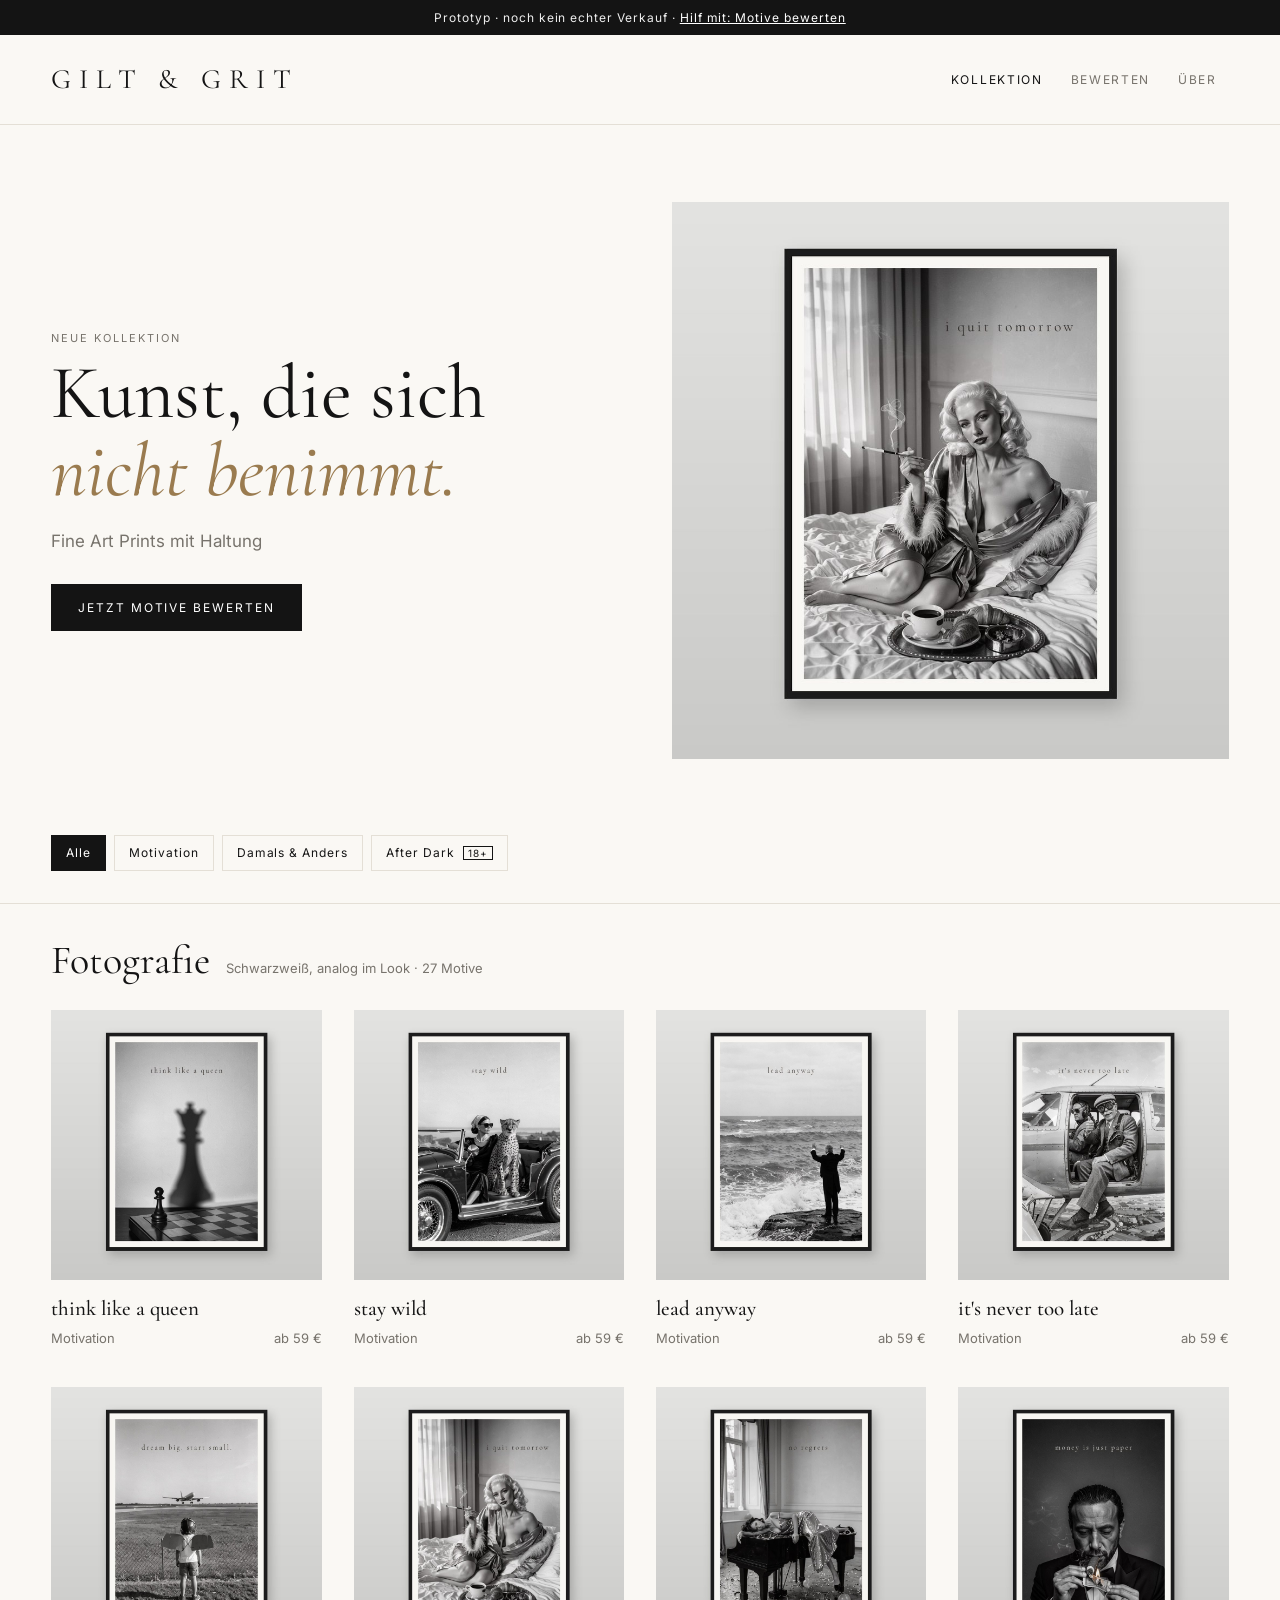
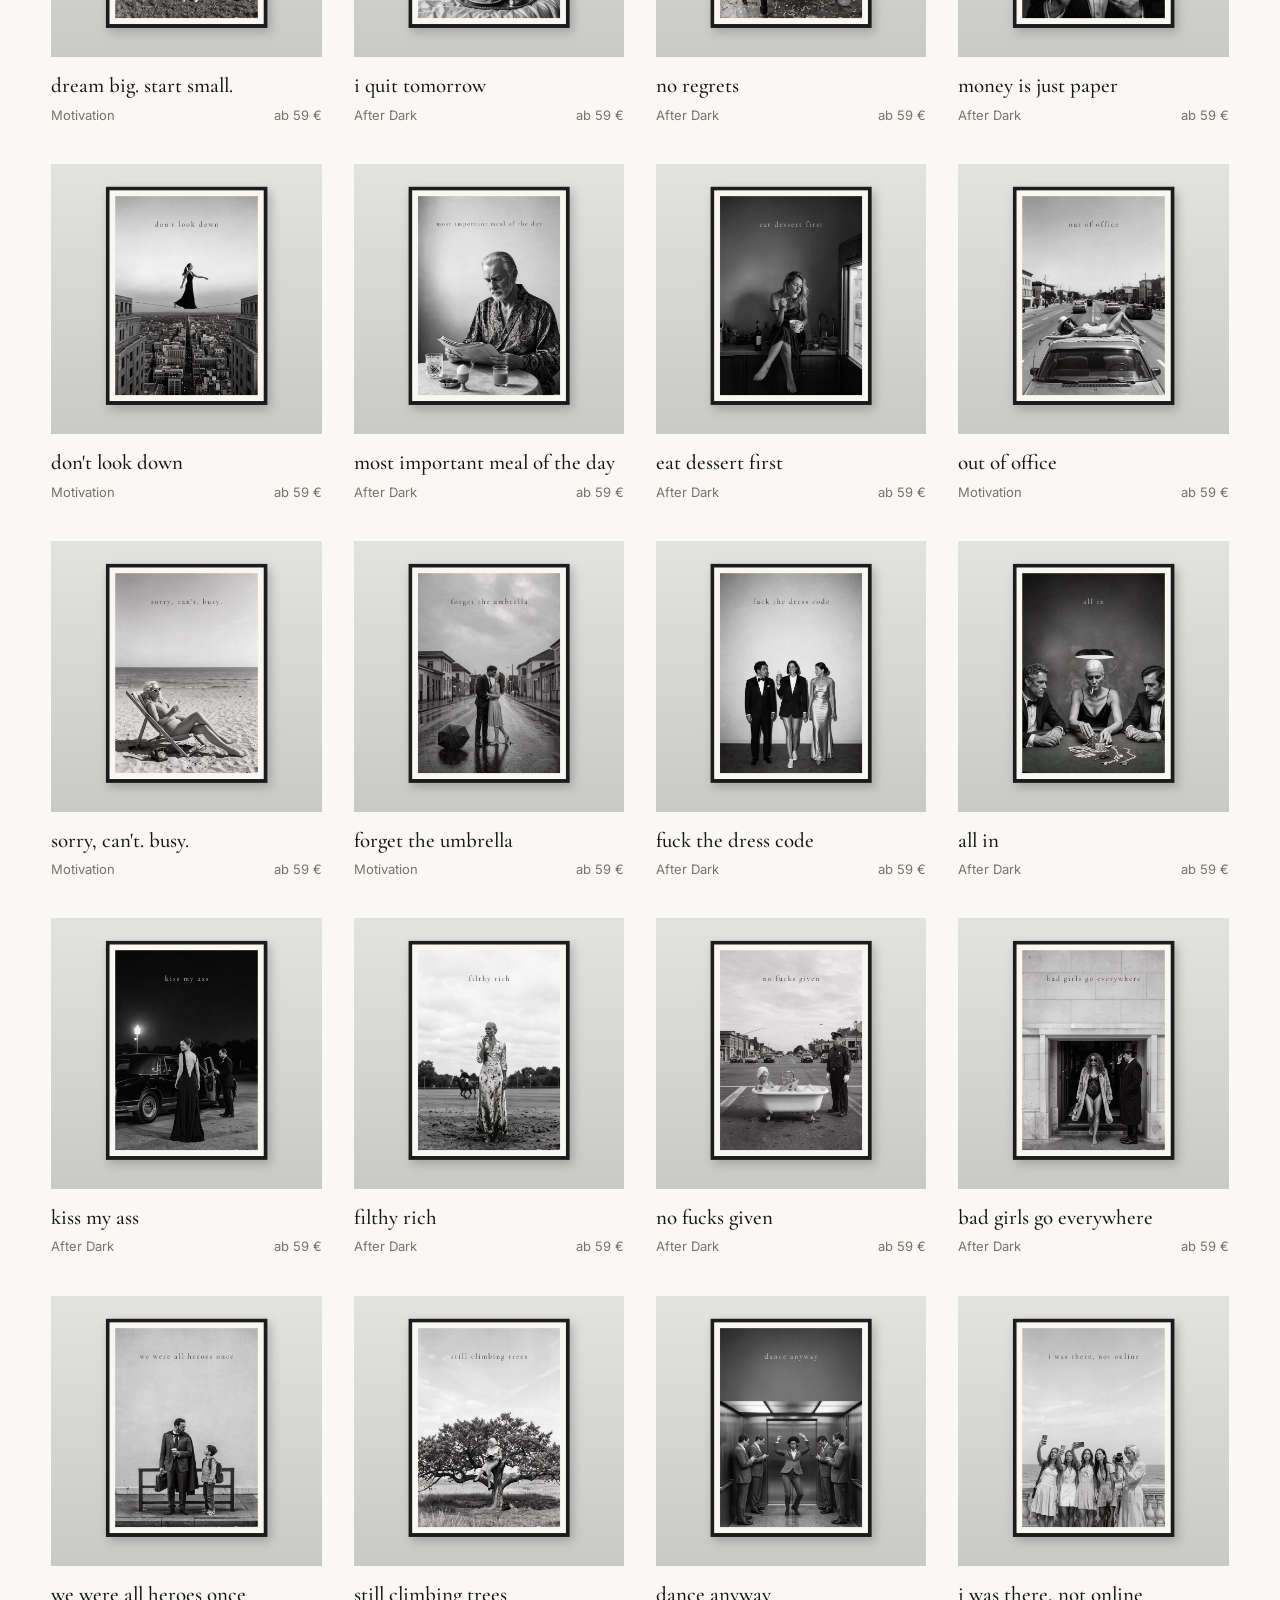
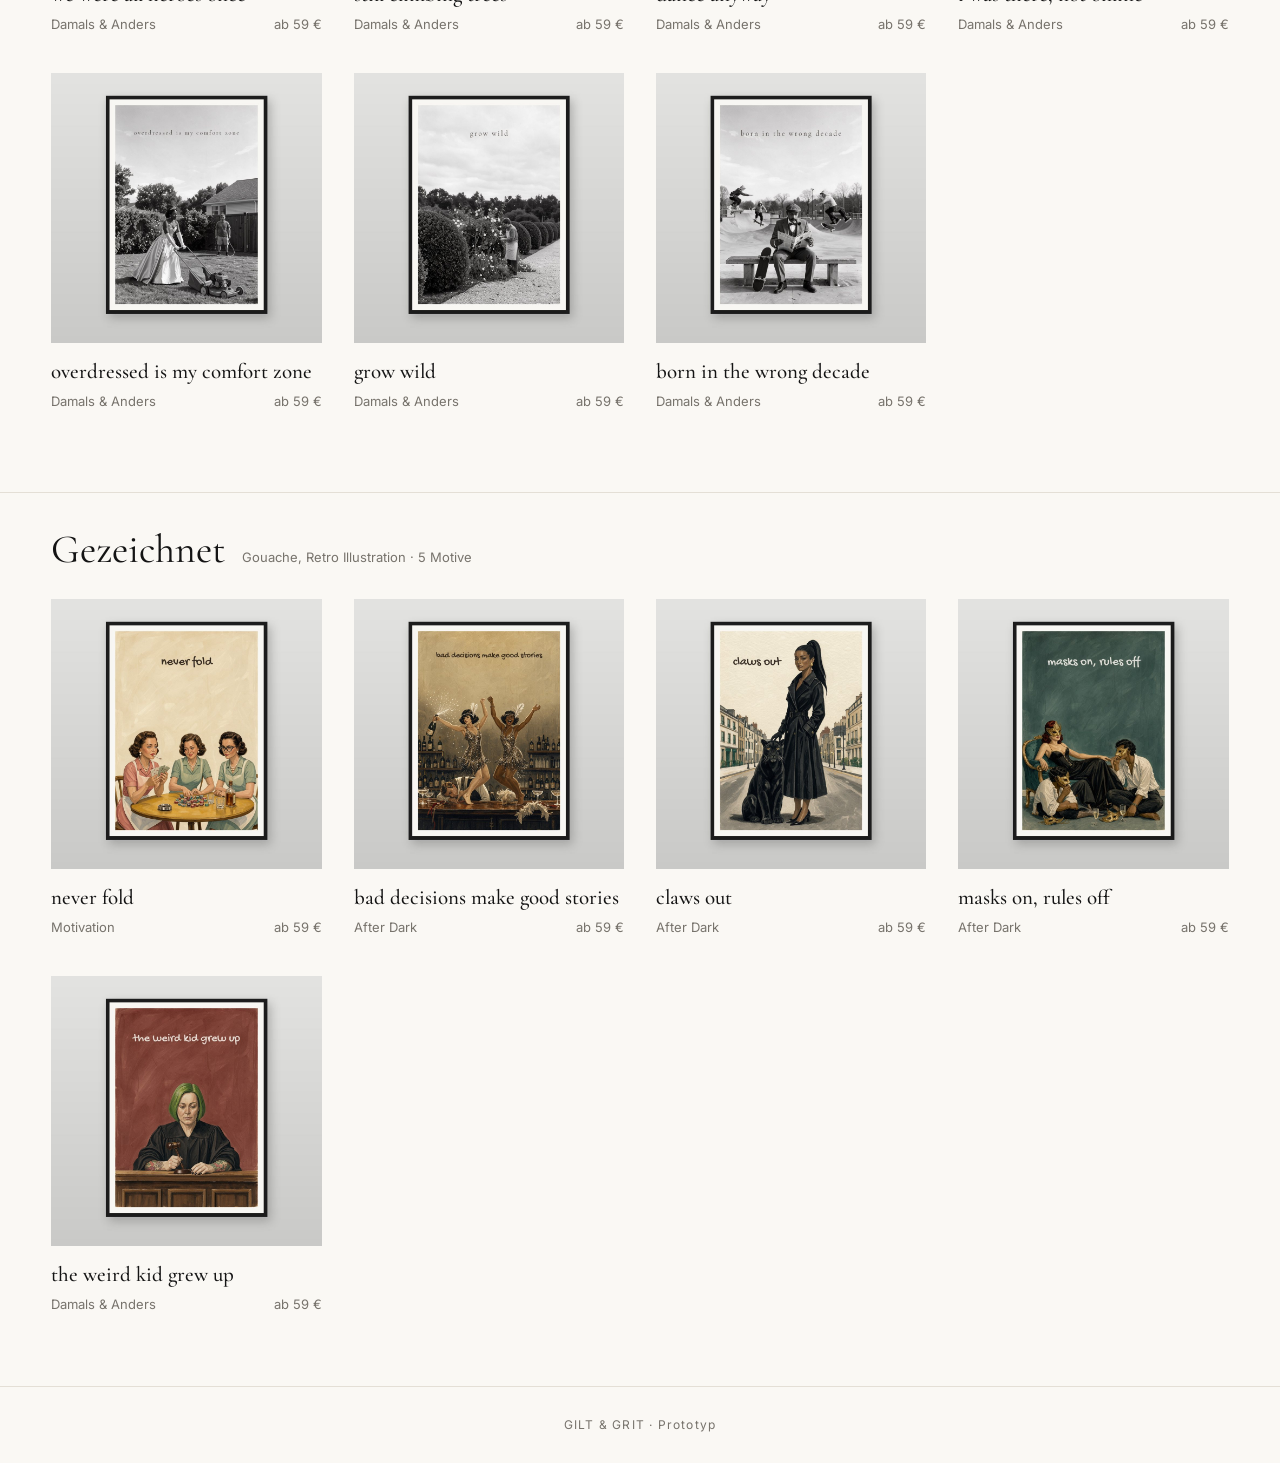
<file: index.html>
<!doctype html>
<html lang="de">
<head>
  <meta charset="utf-8">
  <meta name="viewport" content="width=device-width, initial-scale=1">
  <title>Fine Art Prints · Prototyp</title>
  <meta name="robots" content="noindex, nofollow">
  <link rel="preconnect" href="https://fonts.googleapis.com">
  <link rel="preconnect" href="https://fonts.gstatic.com" crossorigin>
  <link href="https://fonts.googleapis.com/css2?family=Cormorant+Garamond:ital,wght@0,400;0,500;1,400&family=Inter:wght@400;500;600&display=swap" rel="stylesheet">
  <link rel="stylesheet" href="style.css?v=5">
</head>
<body>
  <div class="banner">Prototyp · noch kein echter Verkauf · <button class="link" data-modus="bewerten">Hilf mit: Motive bewerten</button></div>

  <header class="kopf">
    <a class="marke" href="#" data-modus="shop"></a>
    <nav>
      <button data-modus="shop" class="aktiv">Kollektion</button>
      <button data-modus="bewerten">Bewerten</button>
      <button data-modus="ueber">Über</button>
    </nav>
  </header>

  <!-- SHOP -->
  <main id="shop" class="ansicht">
    <section class="held">
      <div class="held-text">
        <p class="klein">Neue Kollektion</p>
        <h1>Kunst, die sich<br><em>nicht benimmt.</em></h1>
        <p class="untertitel"></p>
        <button class="knopf" data-modus="bewerten">Jetzt Motive bewerten</button>
      </div>
      <img class="held-bild" alt="">
    </section>

    <div class="filter">
      <button class="aktiv" data-filter="alle">Alle</button>
      <button data-filter="Motivation">Motivation</button>
      <button data-filter="Damals & Anders">Damals &amp; Anders</button>
      <button data-filter="After Dark">After Dark <span class="ab18">18+</span></button>
    </div>

    <section id="raster"></section>
  </main>

  <!-- BEWERTEN -->
  <main id="bewerten" class="ansicht" hidden>
    <div class="bew-kopf">
      <div class="bew-zeile">
        <p id="zaehler" class="klein"></p>
        <label class="namensfeld">Vorname <input id="name" maxlength="60" autocomplete="given-name" placeholder="freiwillig"></label>
      </div>
      <div class="fortschritt"><div id="balken"></div></div>
    </div>

    <article id="karte" class="bew-karte">
      <div class="bew-bild" id="bew-bild">
        <img id="bew-img" alt="">
        <button id="zeig-motiv" class="bild-knopf" title="Ohne Rahmen ansehen">Ohne Rahmen</button>
        <div id="ergebnis" class="ergebnis" aria-live="polite">
          <div class="skala">
            <div class="skala-linie"></div>
            <div class="marke-du" id="marke-du"><span>Du</span></div>
            <div class="marke-andere" id="marke-andere"><span id="andere-label">Ø andere</span></div>
          </div>
          <div id="erg-balken" class="erg-balken"></div>
          <p id="erg-text" class="erg-text"></p>
          <p class="erg-tipp">Tippen für weiter</p>
        </div>
      </div>
      <div class="bew-seite">
        <p class="klein" id="bew-linie"></p>
        <h3 id="bew-titel"></h3>
        <input id="kommentar" class="kommentar" maxlength="1000" placeholder="Kommentar (freiwillig), dann Note tippen">
        <div class="noten" role="radiogroup" aria-label="Note von 1 bis 5"></div>
        <p class="hinweis">1 = sehr gut, 5 = gar nicht · ein Tipp genügt</p>
        <p id="meldung" class="klein meldung"></p>
      </div>
    </article>

    <section id="fertig" class="fertig" hidden>
      <h2>Danke dir!</h2>
      <p>Du hast alle Motive gesehen. Deine Bewertungen sind gespeichert.</p>
      <button class="knopf" data-modus="shop">Zurück zur Kollektion</button>
    </section>
  </main>

  <!-- ÜBER -->
  <main id="ueber" class="ansicht" hidden>
    <section class="text">
      <h2>Über dieses Projekt</h2>
      <p>Eine kleine Marke für Fine Art Wandbilder: klassische Szenen mit einem frechen Bruch und einem Satz, der hängen bleibt. Für Wohnung, Büro und Eingang.</p>
      <p>Das hier ist ein Prototyp. Es wird noch nichts verkauft. Deine Bewertung entscheidet mit, welche Motive in die erste Kollektion kommen.</p>
      <p class="klein">Die Motive wurden mit Unterstützung von KI erstellt und von Hand ausgewählt und nachbearbeitet.</p>
    </section>
  </main>

  <!-- PRODUKT -->
  <dialog id="produkt">
    <button class="schliessen" aria-label="Schließen">×</button>
    <div class="produkt-inhalt">
      <div class="produkt-bilder">
        <img id="p-bild" alt="">
        <div class="mini">
          <button id="p-rahmen"><img alt="Im Rahmen"></button>
          <button id="p-motiv"><img alt="Nur Motiv"></button>
        </div>
      </div>
      <div class="produkt-info">
        <p class="klein" id="p-linie"></p>
        <h2 id="p-titel"></h2>
        <p class="preis" id="p-preis"></p>
        <p class="klein">Größe</p>
        <div class="groessen" id="p-groessen"></div>
        <p class="klein">Rahmen</p>
        <div class="groessen" id="p-rahmenwahl">
          <button class="aktiv">Schwarz</button><button>Eiche</button><button>Ohne</button>
        </div>
        <button class="knopf breit" disabled>In den Warenkorb (bald)</button>
        <button class="knopf hell breit" id="p-bewerten">Motive bewerten</button>
        <ul class="details">
          <li>Fine Art Druck auf 310 g Baumwollpapier, matt</li>
          <li>Mit Passepartout, Rahmen aus Massivholz</li>
          <li>Druck in limitierter Auflage, nummeriert</li>
        </ul>
      </div>
    </div>
  </dialog>

  <footer class="fuss">
    <span class="marke-klein"></span> · Prototyp <span id="modus-info"></span>
  </footer>

  <script src="config.js?v=5"></script>
  <script src="produkte.js?v=5"></script>
  <script src="app.js?v=5"></script>
</body>
</html>
</file>
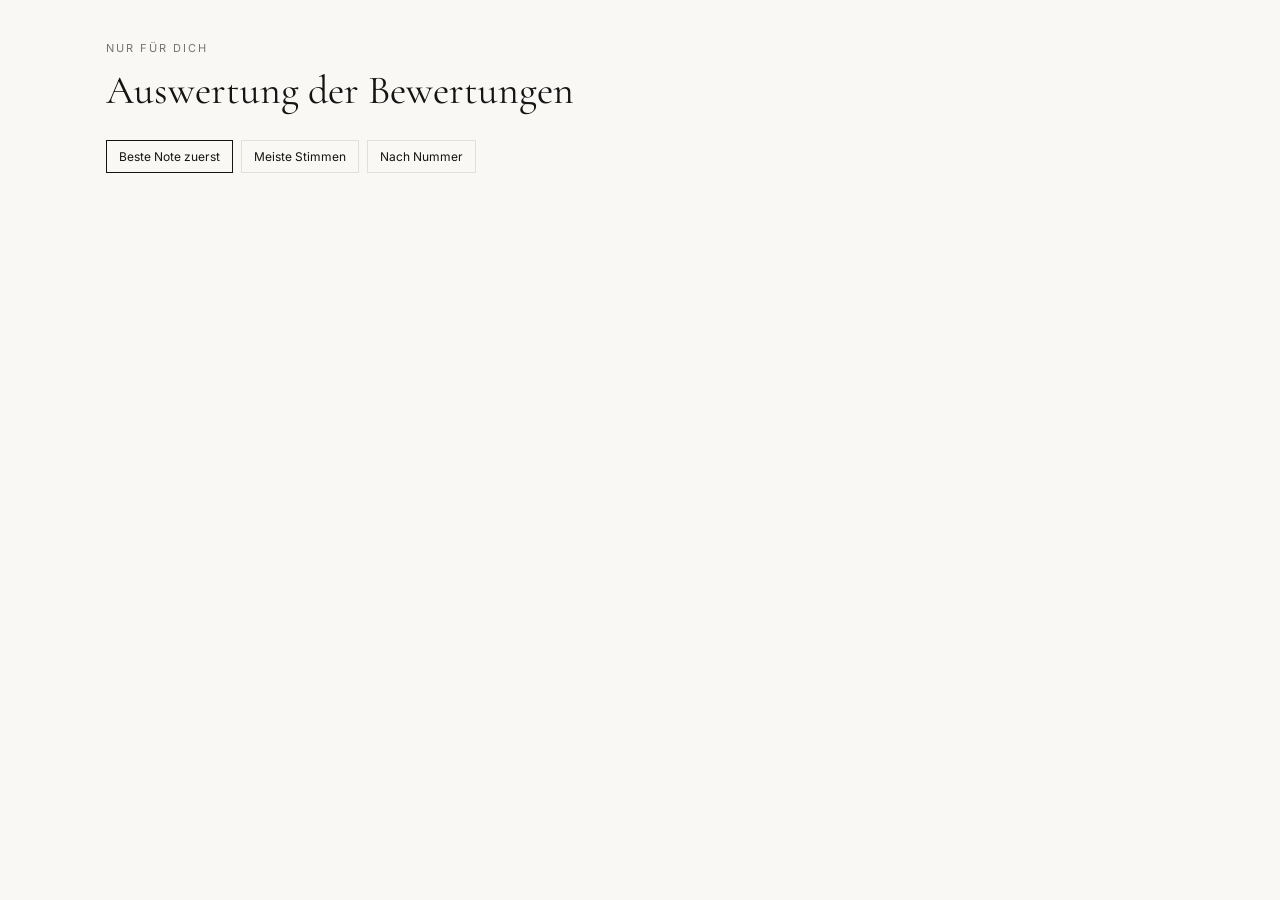
<file: auswertung.html>
<!doctype html>
<html lang="de">
<head>
  <meta charset="utf-8">
  <meta name="viewport" content="width=device-width, initial-scale=1">
  <title>Auswertung · Prototyp</title>
  <meta name="robots" content="noindex, nofollow">
  <link href="https://fonts.googleapis.com/css2?family=Cormorant+Garamond:wght@400;500&family=Inter:wght@400;500&display=swap" rel="stylesheet">
  <link rel="stylesheet" href="style.css?v=5">
  <style>
    .aw { max-width: 1100px; margin: 0 auto; padding: 40px 16px 80px; }
    .aw h1 { font-family: var(--serif); font-weight: 400; font-size: 40px; margin: 0 0 6px; }
    .zeile-aw { display: grid; grid-template-columns: 110px 1fr; gap: 20px; padding: 18px 0; border-bottom: 1px solid var(--linie); }
    .zeile-aw img { width: 110px; }
    .zeile-aw h3 { font-family: var(--serif); font-weight: 500; font-size: 22px; margin: 0; }
    .verteilung { display: flex; gap: 10px; font-size: 13px; color: var(--grau); margin: 4px 0 8px; flex-wrap: wrap; }
    .note-gross { font-size: 15px; font-weight: 600; color: var(--tinte); }
    .komm { font-size: 14px; margin: 4px 0; }
    .komm b { font-weight: 500; }
    .sortierung { display: flex; gap: 8px; margin: 18px 0; flex-wrap: wrap; }
    .sortierung button { background: none; border: 1px solid var(--linie); padding: 6px 12px; font-size: 12px; }
    .sortierung button.aktiv { border-color: var(--tinte); }
  </style>
</head>
<body>
  <main class="aw">
    <p class="klein">Nur für dich</p>
    <h1>Auswertung der Bewertungen</h1>
    <p id="info" class="klein"></p>
    <div class="sortierung">
      <button data-s="schnitt" class="aktiv">Beste Note zuerst</button>
      <button data-s="anzahl">Meiste Stimmen</button>
      <button data-s="id">Nach Nummer</button>
    </div>
    <div id="liste"></div>
  </main>
  <script src="config.js?v=5"></script>
  <script src="produkte.js?v=5"></script>
  <script>
  (async () => {
    const C = window.SHOP_CONFIG, P = window.PRODUKTE;
    const GES = ["", "😍", "🙂", "😐", "🙁", "😖"];
    let daten = [];
    if (C.supabaseUrl && C.supabaseAnonKey) {
      const r = await fetch(`${C.supabaseUrl}/rest/v1/bewertungen?select=*&order=erstellt_am.desc&limit=5000`,
        { headers: C.supabaseAnonKey.startsWith("eyJ") ? { apikey: C.supabaseAnonKey, Authorization: `Bearer ${C.supabaseAnonKey}` } : { apikey: C.supabaseAnonKey } });
      daten = await r.json();
      document.getElementById("info").textContent = `${daten.length} Bewertungen von ${new Set(daten.map(d => d.name || "anonym")).size} Personen (Namen, sofern angegeben)`;
    } else {
      try { daten = JSON.parse(localStorage.getItem("bewertungen_lokal")) || []; } catch { daten = []; }
      document.getElementById("info").textContent = "Supabase ist noch nicht eingerichtet, angezeigt werden nur Bewertungen aus diesem Browser.";
    }
    const pro = P.map(p => {
      const d = daten.filter(x => x.motiv_id === p.id);
      const schnitt = d.length ? d.reduce((s, x) => s + x.note, 0) / d.length : 99;
      return { p, d, schnitt, anzahl: d.length };
    });
    function zeichne(s) {
      const l = [...pro].sort((a, b) => s === "schnitt" ? a.schnitt - b.schnitt : s === "anzahl" ? b.anzahl - a.anzahl : a.p.id.localeCompare(b.p.id, undefined, { numeric: true }));
      const box = document.getElementById("liste");
      box.innerHTML = "";
      for (const { p, d, schnitt } of l) {
        const z = document.createElement("div");
        z.className = "zeile-aw";
        const vert = [1, 2, 3, 4, 5].map(n => `${GES[n]} ${n}: ${d.filter(x => x.note === n).length}`).join(" · ");
        z.innerHTML = `<img src="${p.rahmen}" alt=""><div><h3></h3>
          <div class="verteilung"><span class="note-gross">${d.length ? "Ø " + schnitt.toFixed(2).replace(".", ",") : "noch keine Note"}</span><span>${d.length} Stimmen</span><span>${vert}</span></div>
          <div class="kommentare"></div></div>`;
        z.querySelector("h3").textContent = `${p.id} · ${p.titel}`;
        for (const x of d.filter(x => x.kommentar)) {
          const k = document.createElement("p");
          k.className = "komm";
          k.innerHTML = `<b></b> `;
          k.querySelector("b").textContent = `${GES[x.note]} ${x.name || "anonym"}:`;
          k.append(document.createTextNode(x.kommentar));
          z.querySelector(".kommentare").append(k);
        }
        box.append(z);
      }
    }
    document.querySelectorAll(".sortierung button").forEach(b => b.onclick = () => {
      document.querySelectorAll(".sortierung button").forEach(x => x.classList.toggle("aktiv", x === b));
      zeichne(b.dataset.s);
    });
    zeichne("schnitt");
  })();
  </script>
</body>
</html>
</file>
<file: style.css>
:root {
  --papier: #faf8f4;
  --tinte: #141414;
  --grau: #77736c;
  --linie: #e4dfd6;
  --gold: #9a7b4f;
  --serif: "Cormorant Garamond", Georgia, serif;
  --sans: "Inter", system-ui, sans-serif;
}
* { box-sizing: border-box; }
html { scroll-behavior: smooth; }
body { margin: 0; background: var(--papier); color: var(--tinte); font: 15px/1.6 var(--sans); }
img { display: block; max-width: 100%; }
button { font: inherit; color: inherit; cursor: pointer; }
[hidden] { display: none !important; }

.banner { background: var(--tinte); color: #eee; text-align: center; font-size: 12px; letter-spacing: .08em; padding: 8px 16px; }
.link { background: none; border: 0; color: #fff; text-decoration: underline; padding: 0; letter-spacing: inherit; }

.kopf { display: flex; align-items: center; justify-content: space-between; gap: 16px; padding: 22px clamp(16px, 4vw, 56px); border-bottom: 1px solid var(--linie); position: sticky; top: 0; background: rgba(250, 248, 244, .94); backdrop-filter: blur(6px); z-index: 5; }
.marke { font-family: var(--serif); font-size: clamp(20px, 3vw, 28px); letter-spacing: .28em; text-decoration: none; color: var(--tinte); white-space: nowrap; }
nav { display: flex; gap: 4px; flex-wrap: wrap; }
nav button { background: none; border: 0; padding: 8px 12px; font-size: 12px; letter-spacing: .14em; text-transform: uppercase; color: var(--grau); }
nav button.aktiv, nav button:hover { color: var(--tinte); }

.held { display: grid; grid-template-columns: 1fr 1fr; align-items: center; gap: clamp(24px, 5vw, 72px); padding: clamp(32px, 6vw, 80px) clamp(16px, 4vw, 56px); }
.held h1 { font-family: var(--serif); font-weight: 400; font-size: clamp(40px, 6vw, 76px); line-height: 1.02; margin: 8px 0 18px; }
.held em { font-style: italic; color: var(--gold); }
.held-bild { width: 100%; max-height: 78vh; object-fit: contain; }
.klein { font-size: 11px; letter-spacing: .18em; text-transform: uppercase; color: var(--grau); margin: 0; }
.untertitel { color: var(--grau); margin: 0 0 28px; font-size: 17px; }

.knopf { background: var(--tinte); color: #fff; border: 1px solid var(--tinte); padding: 13px 26px; font-size: 12px; letter-spacing: .16em; text-transform: uppercase; transition: opacity .2s; }
.knopf:hover:not(:disabled) { opacity: .82; }
.knopf:disabled { opacity: .35; cursor: not-allowed; }
.knopf.hell { background: transparent; color: var(--tinte); }
.knopf.breit { width: 100%; margin-top: 10px; }

.filter { display: flex; flex-wrap: wrap; gap: 8px; align-items: center; padding: 0 clamp(16px, 4vw, 56px) 24px; }
.filter button { background: none; border: 1px solid var(--linie); padding: 7px 14px; font-size: 12px; letter-spacing: .08em; }
.filter button.aktiv { border-color: var(--tinte); background: var(--tinte); color: #fff; }
.trenner { width: 1px; height: 22px; background: var(--linie); margin: 0 6px; }
.ab18 { font-size: 10px; border: 1px solid currentColor; padding: 0 4px; margin-left: 4px; }

.raster { display: grid; grid-template-columns: repeat(auto-fill, minmax(260px, 1fr)); gap: clamp(20px, 3vw, 40px) clamp(16px, 2.5vw, 32px); padding: 0 clamp(16px, 4vw, 56px) 72px; }
.karte { background: none; border: 0; padding: 0; text-align: left; }
.karte .bildrahmen { position: relative; overflow: hidden; background: #ecebe8; aspect-ratio: 1; }
.karte img { width: 100%; height: 100%; object-fit: cover; transition: opacity .35s, transform .6s; }
.karte .motiv { position: absolute; inset: 0; opacity: 0; object-fit: contain; background: #ecebe8; }
.karte:hover .motiv { opacity: 1; }
.karte:hover .rahmen { transform: scale(1.02); }
.karte h3 { font-family: var(--serif); font-weight: 500; font-size: 21px; margin: 12px 0 2px; }
.karte .zeile { display: flex; justify-content: space-between; font-size: 13px; color: var(--grau); }
.schnitt { font-size: 12px; color: var(--gold); }

dialog { border: 0; padding: 0; max-width: min(1100px, 94vw); width: 100%; background: var(--papier); }
dialog::backdrop { background: rgba(10, 10, 10, .55); }
.schliessen { position: absolute; right: 12px; top: 6px; background: none; border: 0; font-size: 32px; z-index: 2; }
.produkt-inhalt { display: grid; grid-template-columns: 1.2fr 1fr; gap: 36px; padding: 36px; }
.produkt-bilder img#p-bild { width: 100%; background: #ecebe8; }
.mini { display: flex; gap: 8px; margin-top: 8px; }
.mini button { border: 1px solid var(--linie); padding: 0; width: 72px; background: none; }
.produkt-info h2 { font-family: var(--serif); font-weight: 400; font-size: 36px; line-height: 1.1; margin: 6px 0 10px; }
.preis { font-size: 18px; margin: 0 0 22px; }
.groessen { display: flex; flex-wrap: wrap; gap: 8px; margin: 8px 0 18px; }
.groessen button { background: none; border: 1px solid var(--linie); padding: 8px 12px; font-size: 13px; }
.groessen button.aktiv { border-color: var(--tinte); }
.details { color: var(--grau); font-size: 13px; padding-left: 18px; margin-top: 22px; }

/* Bewerten */
.bew-kopf { max-width: 720px; margin: 0 auto; padding: 40px 16px 12px; text-align: center; }
.bew-kopf h2, .fertig h2, .text h2 { font-family: var(--serif); font-weight: 400; font-size: clamp(30px, 4vw, 44px); margin: 0 0 8px; }
.bew-kopf p { color: var(--grau); }
.namensfeld { display: inline-flex; gap: 10px; align-items: center; font-size: 13px; color: var(--grau); margin: 6px 0 18px; }
.namensfeld input { border: 0; border-bottom: 1px solid var(--tinte); background: none; padding: 4px; font: inherit; width: 160px; }
.fortschritt { height: 2px; background: var(--linie); }
#balken { height: 100%; width: 0; background: var(--tinte); transition: width .3s; }
#zaehler { margin-top: 8px; }

.bew-karte { display: grid; grid-template-columns: 1.1fr 1fr; gap: clamp(20px, 4vw, 48px); max-width: 1100px; margin: 0 auto; padding: 24px 16px 64px; align-items: start; }
.bew-bild { background: #ecebe8; }
.bew-bild img { width: 100%; max-height: 80vh; object-fit: contain; margin: 0 auto; }
.bew-seite h3 { font-family: var(--serif); font-weight: 400; font-size: clamp(28px, 3.4vw, 40px); margin: 4px 0 14px; line-height: 1.1; }
.umschalter { display: flex; gap: 6px; margin-bottom: 22px; }
.umschalter button { background: none; border: 1px solid var(--linie); padding: 6px 12px; font-size: 12px; }
.umschalter button.aktiv { border-color: var(--tinte); }

.noten { display: grid; grid-template-columns: repeat(5, 1fr); gap: 8px; margin-bottom: 16px; }
.note { background: #fff; border: 1px solid var(--linie); padding: 10px 4px 8px; display: flex; flex-direction: column; align-items: center; gap: 2px; transition: transform .15s, border-color .15s; }
.note:hover { transform: translateY(-2px); }
.note .gesicht { font-size: 30px; line-height: 1.1; }
.note .zahl { font-family: var(--serif); font-size: 22px; font-weight: 500; }
.note .wort { font-size: 10px; letter-spacing: .06em; text-transform: uppercase; color: var(--grau); text-align: center; }
.note[aria-checked="true"] { border-color: var(--tinte); background: var(--tinte); color: #fff; }
.note[aria-checked="true"] .wort { color: #ddd; }
textarea { width: 100%; min-height: 96px; border: 1px solid var(--linie); background: #fff; padding: 12px; font: inherit; resize: vertical; }
.bew-knoepfe { display: flex; flex-wrap: wrap; gap: 8px; margin-top: 12px; }
.bew-knoepfe #senden { margin-left: auto; }
.meldung { margin-top: 10px; min-height: 1em; text-transform: none; letter-spacing: 0; }
.fertig, .text { max-width: 640px; margin: 0 auto; padding: 72px 16px; text-align: center; }
.text { text-align: left; }
.text p { font-size: 17px; }

.fuss { border-top: 1px solid var(--linie); padding: 28px; text-align: center; font-size: 12px; color: var(--grau); letter-spacing: .1em; }

@media (max-width: 760px) {
  .held, .produkt-inhalt, .bew-karte { grid-template-columns: 1fr; }
  .held-bild { order: -1; max-height: 60vh; }
  .produkt-inhalt { padding: 44px 16px 24px; gap: 18px; }
  .kopf { flex-direction: column; gap: 8px; padding: 14px 16px; }
  .note .wort { display: none; }
  .bew-knoepfe #senden { width: 100%; margin-left: 0; order: -1; }
}

/* Ergebnis nach der eigenen Stimme */
.ergebnis { border: 1px solid var(--linie); background: #fff; padding: 18px; margin-top: 6px; }
.ergebnis #erg-text { font-size: 16px; margin: 8px 0 14px; }
.klein-text { font-size: 12px; color: var(--grau); }
.erg-zeile { display: grid; grid-template-columns: 52px 1fr 28px; gap: 10px; align-items: center; font-size: 14px; margin: 4px 0; }
.erg-spur { height: 10px; background: var(--papier); }
.erg-spur div { height: 100%; background: var(--grau); }
.erg-zeile.meine .erg-spur div { background: var(--gold); }
.erg-zeile.meine span:first-child { font-weight: 600; }

/* Gruppen in der Kollektion */
.gruppe-kopf { display: flex; align-items: baseline; gap: 16px; flex-wrap: wrap; padding: 8px clamp(16px, 4vw, 56px) 18px; border-top: 1px solid var(--linie); margin-top: 8px; }
.gruppe-kopf h2 { font-family: var(--serif); font-weight: 400; font-size: clamp(28px, 3.5vw, 40px); margin: 16px 0 0; }
.gruppe-kopf span { color: var(--grau); font-size: 13px; }

/* Bewerten, schnell und animiert */
.bew-kopf { max-width: 1100px; padding: 18px 16px 6px; text-align: left; }
.bew-zeile { display: flex; justify-content: space-between; align-items: center; gap: 12px; flex-wrap: wrap; margin-bottom: 8px; }
.namensfeld { margin: 0; }
.namensfeld input { width: 130px; }
.bew-karte { transition: opacity .26s ease, transform .26s ease; padding-top: 12px; }
.bew-karte.raus { opacity: 0; transform: translateX(-40px); }
.bew-karte.rein { opacity: 0; transform: translateX(40px); transition: none; }
.bew-bild { position: relative; overflow: hidden; }
.bild-knopf { position: absolute; right: 10px; bottom: 10px; background: rgba(255, 255, 255, .88); border: 0; padding: 6px 10px; font-size: 11px; letter-spacing: .08em; text-transform: uppercase; }
.kommentar { width: 100%; border: 0; border-bottom: 1px solid var(--linie); background: none; padding: 8px 0; font: inherit; margin-bottom: 16px; }
.kommentar:focus { outline: none; border-color: var(--tinte); }
.hinweis { font-size: 12px; color: var(--grau); margin: 6px 0 0; }
.note { transition: transform .18s ease, opacity .25s ease, background .2s, color .2s; }
.note:active { transform: scale(.94); }
.note[aria-checked="true"] { transform: scale(1.08); }
.note.gedimmt { opacity: .3; }

.ergebnis { position: absolute; inset: 0; background: rgba(250, 248, 244, .97); display: flex; flex-direction: column; justify-content: center; padding: 8% 10%; opacity: 0; pointer-events: none; transition: opacity .3s ease; cursor: pointer; border: 0; margin: 0; }
.ergebnis.sichtbar { opacity: 1; pointer-events: auto; }
.skala { position: relative; height: 70px; margin: 0 6% 22px; }
.skala-linie { position: absolute; left: 0; right: 0; top: 46px; height: 2px; background: linear-gradient(90deg, #6a9f6a, #c8b46a, #b06a5a); }
.marke-du, .marke-andere { position: absolute; top: 30px; width: 0; transition: left 1s cubic-bezier(.2, .8, .2, 1); }
.marke-du::after, .marke-andere::after { content: ""; position: absolute; left: -9px; top: 8px; width: 18px; height: 18px; border-radius: 50%; }
.marke-du::after { background: var(--gold); box-shadow: 0 0 0 4px rgba(154, 123, 79, .2); }
.marke-andere::after { background: var(--tinte); transform: scale(.8); }
.marke-du span, .marke-andere span { position: absolute; white-space: nowrap; transform: translateX(-50%); font-size: 13px; }
.marke-du span { top: -24px; color: var(--gold); font-weight: 600; }
.marke-andere span { top: 34px; }
.ergebnis.sichtbar .marke-du::after { animation: plopp .45s ease; }
@keyframes plopp { 0% { transform: scale(0); } 70% { transform: scale(1.3); } 100% { transform: scale(1); } }
.erg-balken { margin: 22px 0 6px; }
.erg-zeile { display: grid; grid-template-columns: 28px 1fr 24px; gap: 10px; align-items: center; font-size: 14px; margin: 5px 0; }
.erg-spur { height: 9px; background: rgba(0, 0, 0, .06); }
.erg-spur div { height: 100%; width: 0; background: var(--grau); transition: width .7s cubic-bezier(.2, .8, .2, 1); }
.erg-zeile.meine .erg-spur div { background: var(--gold); }
.erg-text { font-size: 16px; margin: 12px 0 0; }
.erg-tipp { font-size: 11px; letter-spacing: .14em; text-transform: uppercase; color: var(--grau); margin-top: 14px; }
@media (max-width: 760px) {
  .ergebnis { padding: 6% 7%; }
  .bew-karte { gap: 14px; }
  .bew-bild img { max-height: 58vh; }
}
@media (prefers-reduced-motion: reduce) { * { transition: none !important; animation: none !important; } }
</file>
